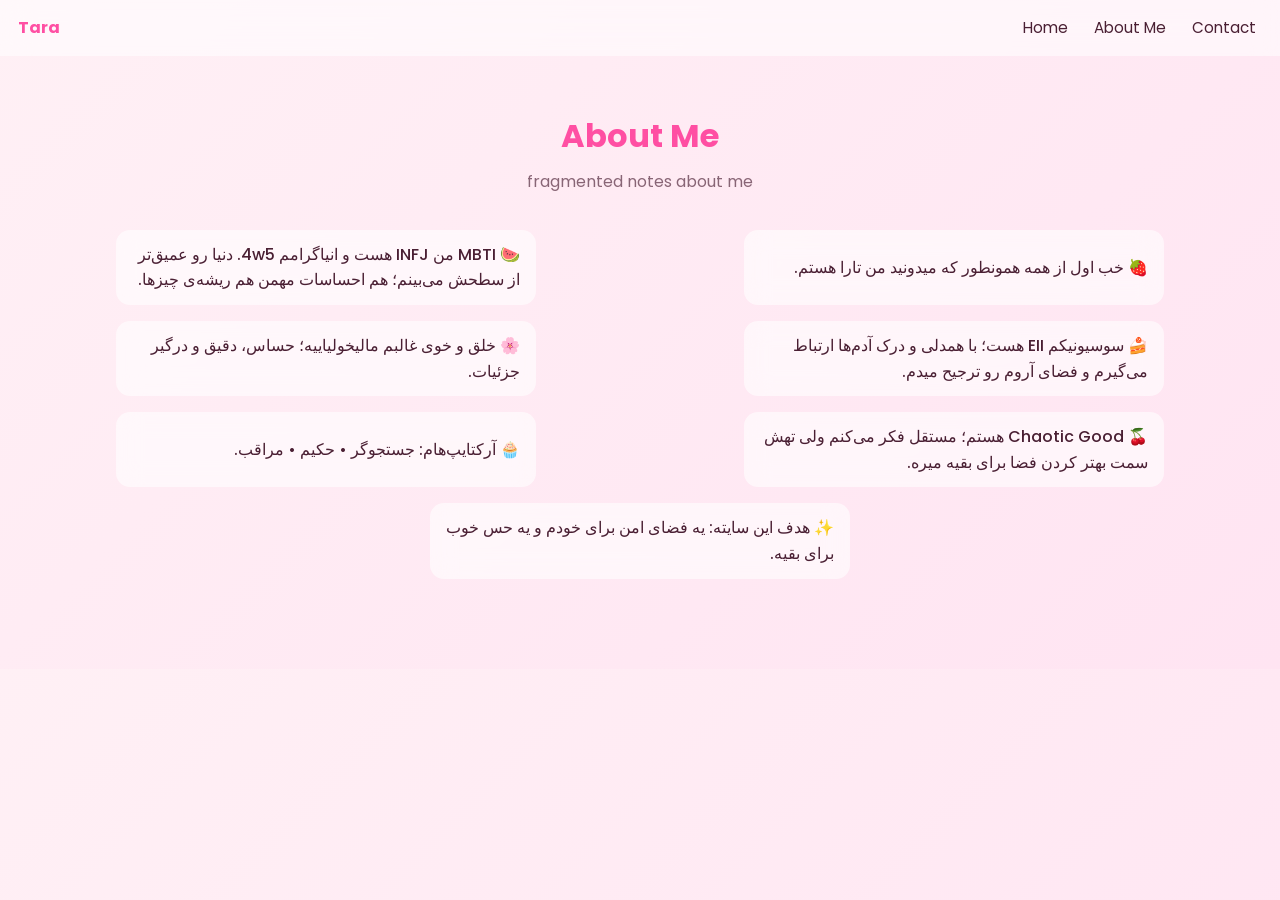
<file: about.html>
<!DOCTYPE html>
<html lang="fa" dir="rtl">

<head>
<meta charset="UTF-8">
<meta name="viewport" content="width=device-width, initial-scale=1.0">

<title>About Me</title>

<link href="https://fonts.googleapis.com/css2?family=Poppins:wght@300;400;500;600;700&display=swap" rel="stylesheet">
<link rel="stylesheet" href="style.css">

<style>
/* 🔥 FORCE RTL CLEAN TEXT FLOW */
.rtl-box{
    direction: rtl;
    text-align: right;
}

.rtl-item{
    direction: rtl;
    text-align: right;
    unicode-bidi: plaintext;
}

/* ایموجی همیشه اول خط (سمت راست در فارسی) */
.rtl-item span{
    display: inline-block;
}
</style>

</head>

<body>

<!-- =========================
🌸 NAVBAR
========================= -->
<header class="navbar">

    <div class="logo">
        <span>Tara</span>
    </div>

    <nav class="nav-links">
        <a href="index.html">Home</a>
        <a href="about.html">About Me</a>
        <a href="contact.html">Contact</a>
    </nav>

</header>

<!-- =========================
🌸 ABOUT CONTENT
========================= -->
<section class="section" style="padding-top: 110px;">

    <h2 class="section-title">About Me</h2>

    <p class="section-desc">fragmented notes about me</p>

    <div class="grid rtl-box">

        <div class="item rtl-item">
            <span>🍓 خب اول از همه همونطور که میدونید من تارا هستم.</span>
        </div>

        <div class="item rtl-item">
            <span>🍉 MBTI من INFJ هست و انیاگرامم 4w5. دنیا رو عمیق‌تر از سطحش می‌بینم؛ هم احساسات مهمن هم ریشه‌ی چیزها.</span>
        </div>

        <div class="item rtl-item">
            <span>🍰 سوسیو‌نیکم EII هست؛ با همدلی و درک آدم‌ها ارتباط می‌گیرم و فضای آروم رو ترجیح میدم.</span>
        </div>

        <div class="item rtl-item">
            <span>🌸 خلق و خوی غالبم مالیخولیاییه؛ حساس، دقیق و درگیر جزئیات.</span>
        </div>

        <div class="item rtl-item">
            <span>🍒 Chaotic Good هستم؛ مستقل فکر می‌کنم ولی تهش سمت بهتر کردن فضا برای بقیه میره.</span>
        </div>

        <div class="item rtl-item">
            <span>🧁 آرکتایپ‌هام: جستجوگر • حکیم • مراقب.</span>
        </div>

        <div class="item rtl-item">
            <span>✨ هدف این سایته: یه فضای امن برای خودم و یه حس خوب برای بقیه.</span>
        </div>

    </div>

</section>

<script src="script.js"></script>

</body>
</html>
</file>
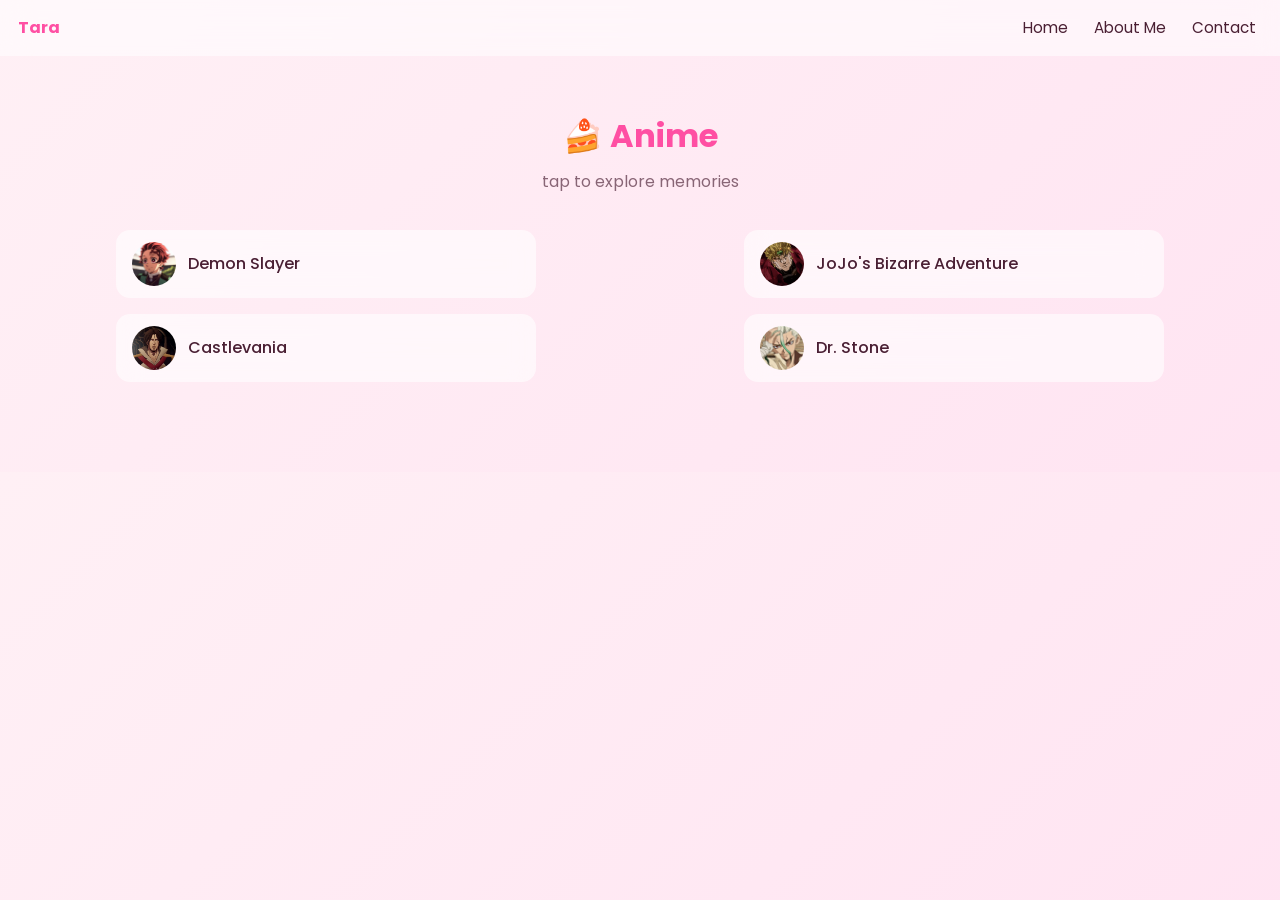
<file: anime.html>
<!DOCTYPE html>
<html lang="en">

<head>
    <meta charset="UTF-8">
    <meta name="viewport" content="width=device-width, initial-scale=1.0">

    <title>Anime</title>

    <link href="https://fonts.googleapis.com/css2?family=Poppins:wght@300;400;600;700&display=swap" rel="stylesheet">
    <link rel="stylesheet" href="style.css">
</head>

<body>

<!-- 🌸 NAVBAR -->
<header class="navbar">

    <div class="logo">
        <span>Tara</span>
    </div>

    <nav class="nav-links">
        <a href="index.html">Home</a>
        <a href="about.html">About Me</a>
        <a href="contact.html">Contact</a>
    </nav>

</header>

<!-- 🌸 CONTENT -->
<section class="section" style="padding-top: 110px;">

    <h2 class="section-title">🍰 Anime</h2>

    <p class="section-desc">tap to explore memories</p>

    <div class="grid">

        <div class="item" onclick="toggleAnime('demon')">
            <img src="images/anime/demon.jpg" alt="Demon Slayer">
            <span>Demon Slayer</span>
        </div>

        <div class="item" onclick="toggleAnime('jojo')">
            <img src="images/anime/jojo.jpg" alt="JoJo">
            <span>JoJo's Bizarre Adventure</span>
        </div>

        <div class="item" onclick="toggleAnime('castlevania')">
            <img src="images/anime/castlevania.jpg" alt="Castlevania">
            <span>Castlevania</span>
        </div>

        <div class="item" onclick="toggleAnime('drstone')">
            <img src="images/anime/drstone.jpg" alt="Dr. Stone">
            <span>Dr. Stone</span>
        </div>

    </div>

    <!-- 🌸 DETAIL PANEL -->
    <div
        id="anime-detail"
        class="quote-box"
        style="margin-top:30px; display:none;"
        data-current=""
    ></div>

</section>

<script src="script.js"></script>

</body>
</html>
</file>
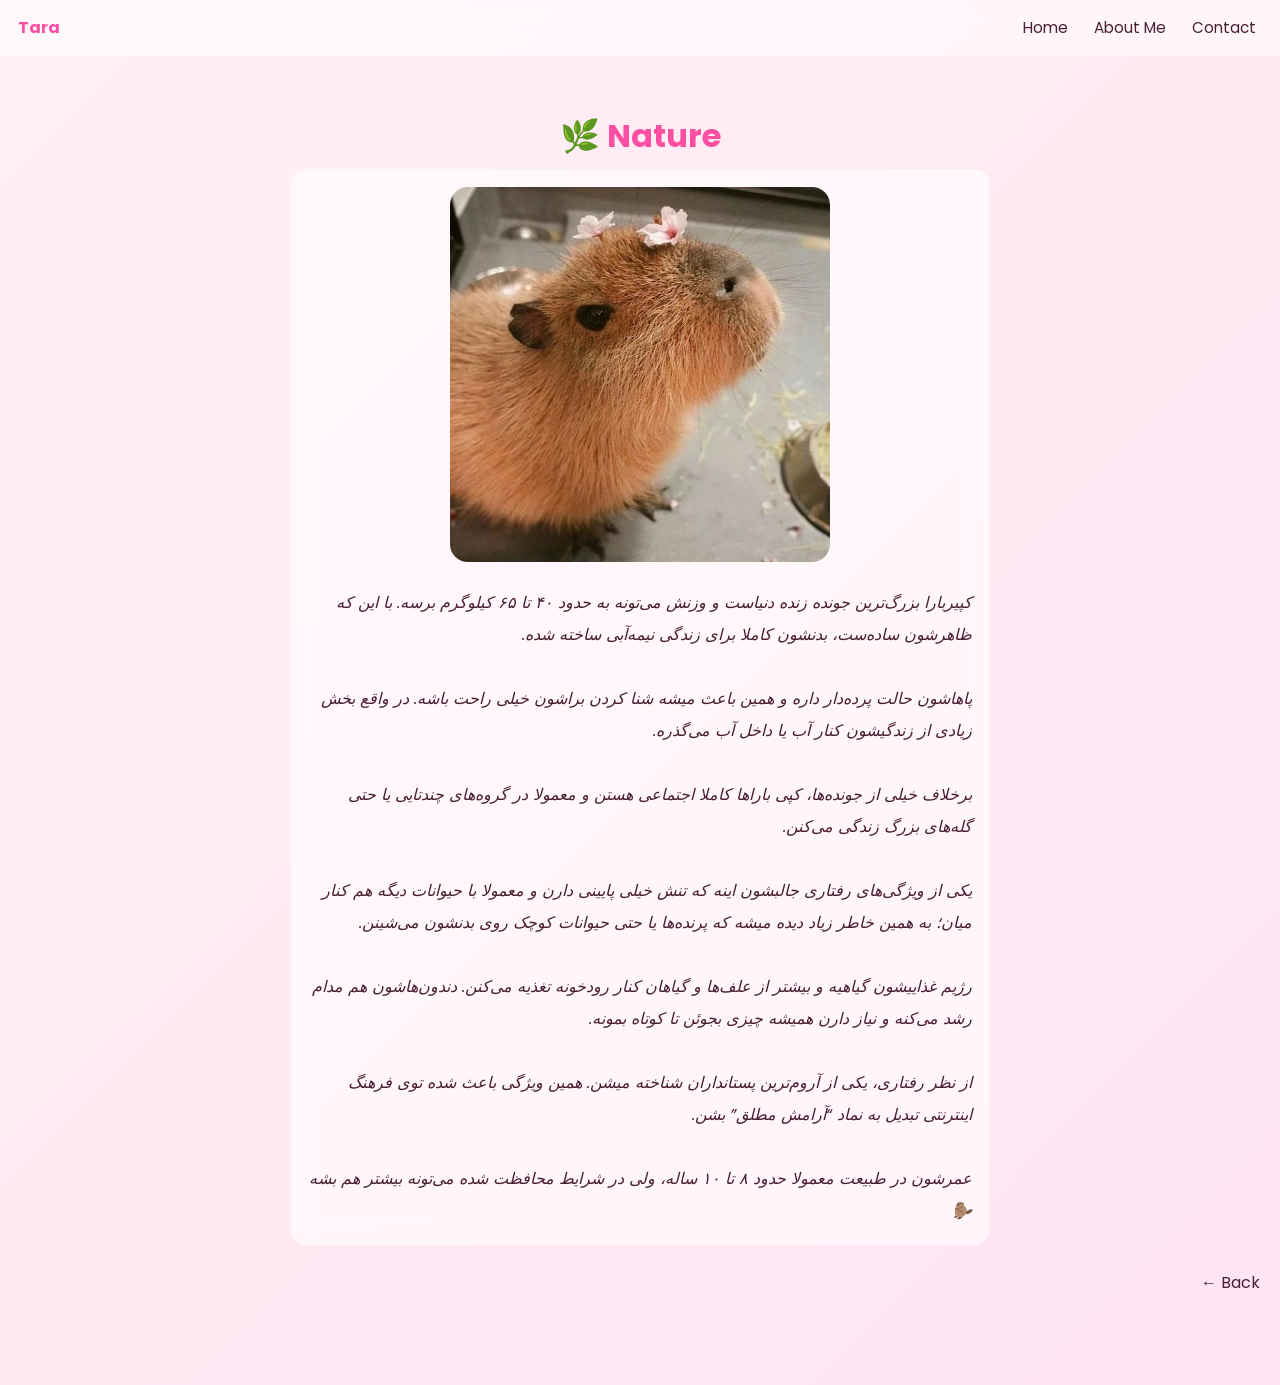
<file: capybara.html>
<!DOCTYPE html>
<html lang="en">

<head>
    <meta charset="UTF-8">
    <meta name="viewport" content="width=device-width, initial-scale=1.0">

    <title>Capybara</title>

    <link href="https://fonts.googleapis.com/css2?family=Poppins:wght@300;400;600;700&display=swap" rel="stylesheet">
    <link rel="stylesheet" href="style.css">
</head>

<body>

<!-- 🌿 NAVBAR -->
<header class="navbar">

    <div class="logo">
        <span>Tara</span>
    </div>

    <nav class="nav-links">
        <a href="index.html">Home</a>
        <a href="about.html">About Me</a>
        <a href="contact.html">Contact</a>
    </nav>

</header>

<!-- 🌿 CONTENT -->
<section class="section" style="padding-top:110px;">

    <h2 class="section-title">🌿 Nature</h2>

    <div class="quote-box" style="max-width:700px;">

        <!-- 🌿 IMAGE -->
        <img
            src="images/nature/capybara1.jpg"
            alt="Capybara"
            style="
                width:100%;
                max-width:380px;
                display:block;
                margin:0 auto 25px;
                border-radius:18px;
            ">

        <!-- 🌿 TEXT -->
        <div dir="rtl" style="text-align:right; line-height:2;">

            <p>
                کپیربارا بزرگ‌ترین جونده زنده دنیاست و وزنش می‌تونه به حدود ۴۰ تا ۶۵ کیلوگرم برسه. با این که ظاهرشون ساده‌ست، بدنشون کاملا برای زندگی نیمه‌آبی ساخته شده.
            </p>

            <br>

            <p>
                پاهاشون حالت پرده‌دار داره و همین باعث میشه شنا کردن براشون خیلی راحت باشه. در واقع بخش زیادی از زندگیشون کنار آب یا داخل آب می‌گذره.
            </p>

            <br>

            <p>
                برخلاف خیلی از جونده‌ها، کپی باراها کاملا اجتماعی هستن و معمولا در گروه‌های چندتایی یا حتی گله‌های بزرگ زندگی می‌کنن.
            </p>

            <br>

            <p>
                یکی از ویژگی‌های رفتاری جالبشون اینه که تنش خیلی پایینی دارن و معمولا با حیوانات دیگه هم کنار میان؛ به همین خاطر زیاد دیده میشه که پرنده‌ها یا حتی حیوانات کوچک روی بدنشون می‌شینن.
            </p>

            <br>

            <p>
                رژیم غذاییشون گیاهیه و بیشتر از علف‌ها و گیاهان کنار رودخونه تغذیه می‌کنن. دندون‌هاشون هم مدام رشد می‌کنه و نیاز دارن همیشه چیزی بجوئن تا کوتاه بمونه.
            </p>

            <br>

            <p>
                از نظر رفتاری، یکی از آروم‌ترین پستانداران شناخته میشن. همین ویژگی باعث شده توی فرهنگ اینترنتی تبدیل به نماد “آرامش مطلق” بشن.
            </p>

            <br>

            <p>
                عمرشون در طبیعت معمولا حدود ۸ تا ۱۰ ساله، ولی در شرایط محافظت شده می‌تونه بیشتر هم بشه 🦫
            </p>

        </div>

    </div>

    <!-- 🌿 BACK -->
    <div style="text-align:right; margin-top:25px;">
        <a class="back-btn" href="nature.html">← Back</a>
    </div>

</section>

</body>
</html>
</file>
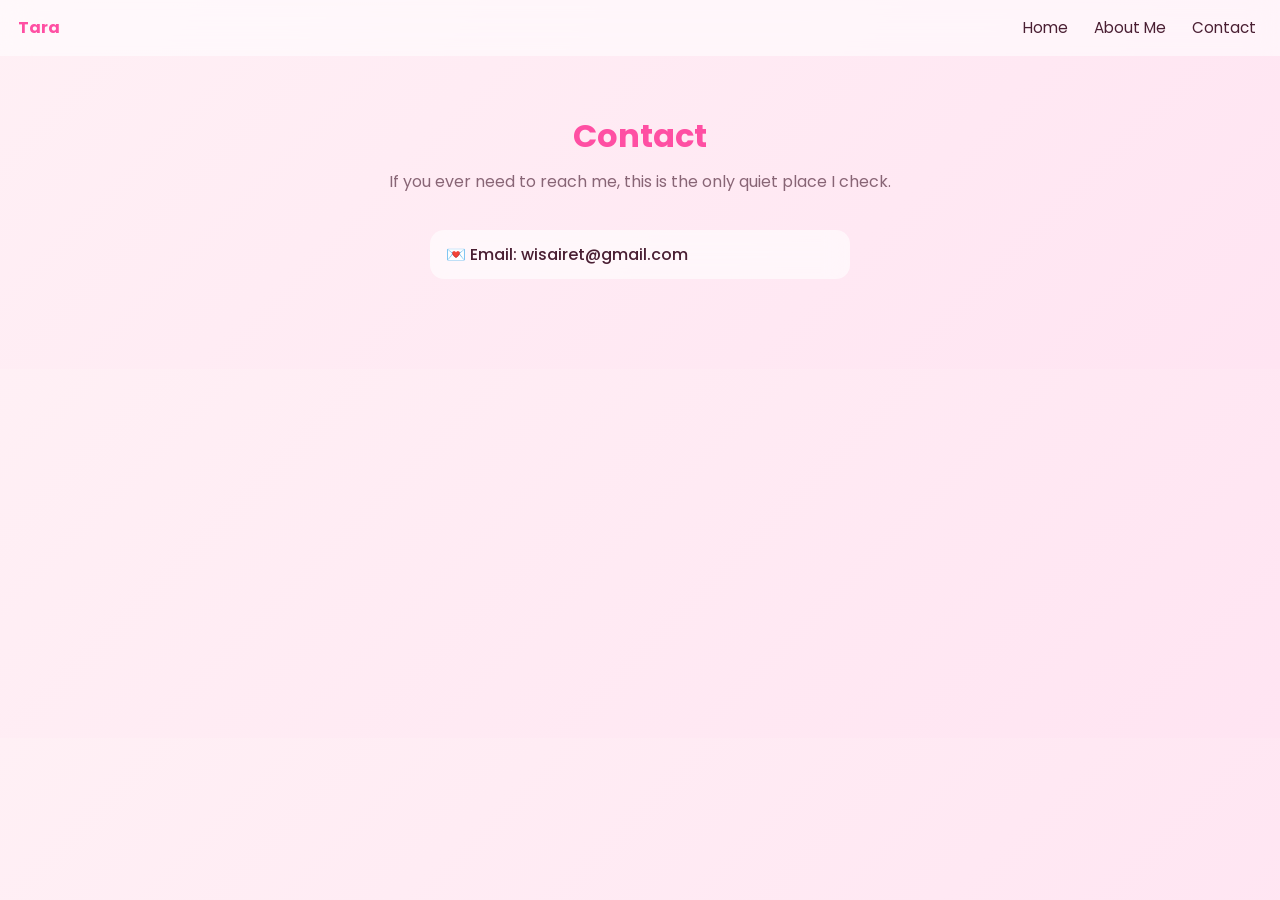
<file: contact.html>
<!DOCTYPE html>
<html lang="en">

<head>
    <meta charset="UTF-8">
    <meta name="viewport" content="width=device-width, initial-scale=1.0">

    <title>Contact</title>

    <link href="https://fonts.googleapis.com/css2?family=Poppins:wght@300;400;500;600;700&display=swap" rel="stylesheet">
    <link rel="stylesheet" href="style.css">
</head>

<body>

<!-- =========================
🌸 NAVBAR
========================= -->
<header class="navbar">

    <div class="logo">
        <span>Tara</span>
    </div>

    <nav class="nav-links">
        <a href="./index.html">Home</a>
        <a href="./about.html">About Me</a>
        <a href="./contact.html">Contact</a>
    </nav>

</header>

<!-- =========================
🌸 CONTACT CONTENT
========================= -->
<section class="section" style="padding-top: 110px;">

    <h2 class="section-title">Contact</h2>

    <p class="section-desc">
        If you ever need to reach me, this is the only quiet place I check.
    </p>

    <div class="grid">

        <div class="item">
            <span>💌 Email: wisairet@gmail.com</span>
        </div>

    </div>

</section>

<script src="script.js"></script>

</body>
</html>
</file>
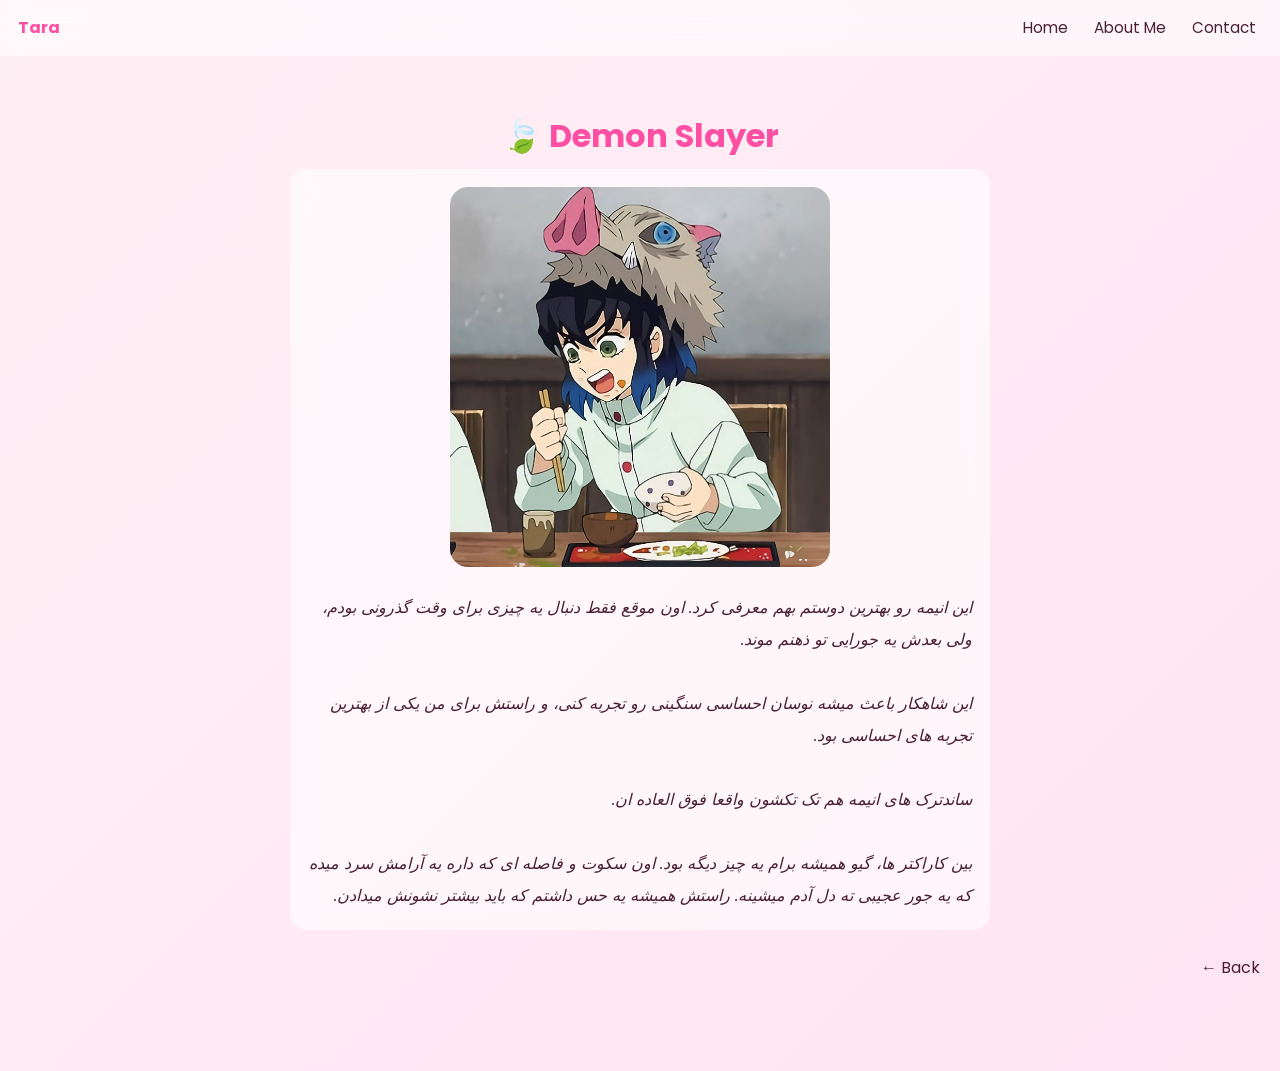
<file: demon.html>
<!DOCTYPE html>
<html lang="en">

<head>
    <meta charset="UTF-8">
    <meta name="viewport" content="width=device-width, initial-scale=1.0">

    <title>Demon Slayer</title>

    <link href="https://fonts.googleapis.com/css2?family=Poppins:wght@300;400;500;600;700&display=swap" rel="stylesheet">
    <link rel="stylesheet" href="style.css">
</head>

<body>

    <!-- 🌸 NAVBAR -->
    <header class="navbar">

        <div class="logo">
            <span>Tara</span>
        </div>

        <nav class="nav-links">
            <a href="index.html">Home</a>
            <a href="about.html">About Me</a>
            <a href="contact.html">Contact</a>
        </nav>

    </header>

    <!-- 🌸 CONTENT -->
    <section class="section" style="padding-top:110px;">

        <h2 class="section-title">🍃 Demon Slayer</h2>

        <div class="quote-box" style="max-width:700px;">

            <img
                src="images/anime/demon1.jpg"
                alt="Demon Slayer"
                style="
                    width:100%;
                    max-width:380px;
                    display:block;
                    margin:0 auto 25px;
                    border-radius:18px;
                ">

            <!-- 🌸 TEXT FIXED -->
            <div dir="rtl" style="text-align:right; line-height:2; unicode-bidi: plaintext;">

                <p>
                    این انیمه رو بهترین دوستم بهم معرفی کرد. اون موقع فقط دنبال یه چیزی برای وقت گذرونی بودم، ولی بعدش یه جورایی تو ذهنم موند.
                </p>

                <br>

                <p>
                    این شاهکار باعث میشه نوسان احساسی سنگینی رو تجربه کنی، و راستش برای من یکی از بهترین تجربه‌ های احساسی بود.
                </p>

                <br>

                <p>
                    ساندترک های انیمه هم تک‌ تکشون واقعا فوق‌ العاده‌ ان.
                </p>

                <br>

                <p>
                    بین کاراکتر ها، گیو همیشه برام یه چیز دیگه بود. اون سکوت و فاصله‌ ای که داره یه آرامش سرد میده که یه جور عجیبی ته دل آدم میشینه. راستش همیشه یه حس داشتم که باید بیشتر نشونش میدادن.
                </p>

            </div>

        </div>

        <div style="text-align:right; margin-top:25px;">
            <a class="back-btn" href="anime.html">← Back</a>
        </div>

    </section>

    <script src="script.js"></script>

</body>

</html>
</file>
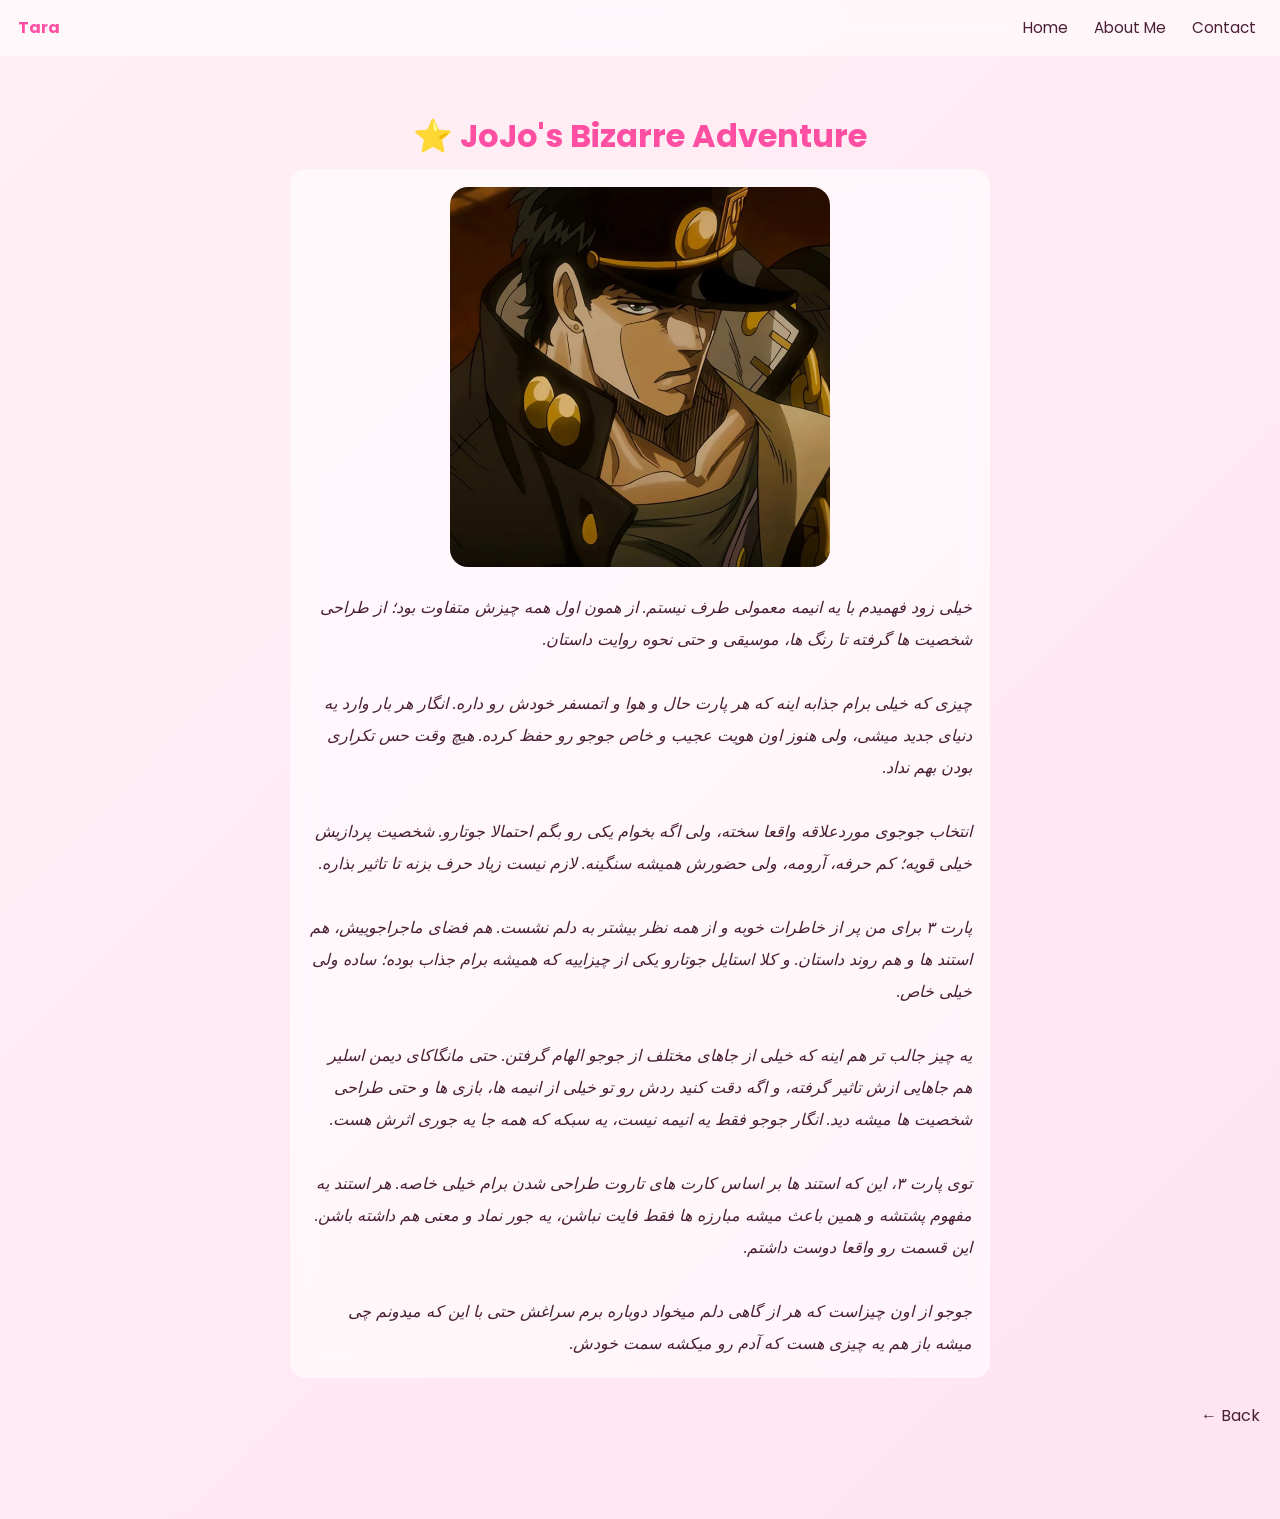
<file: jojo.html>
<!DOCTYPE html>
<html lang="en">

<head>
    <meta charset="UTF-8">
    <meta name="viewport" content="width=device-width, initial-scale=1.0">

    <title>JoJo's Bizarre Adventure</title>

    <link href="https://fonts.googleapis.com/css2?family=Poppins:wght@300;400;600;700&display=swap" rel="stylesheet">
    <link rel="stylesheet" href="style.css">
</head>

<body>

    <!-- 🌸 NAVBAR -->
    <header class="navbar">

        <div class="logo">
            <span>Tara</span>
        </div>

        <nav class="nav-links">
            <a href="index.html">Home</a>
            <a href="about.html">About Me</a>
            <a href="contact.html">Contact</a>
        </nav>

    </header>

    <!-- 🌸 CONTENT -->
    <section class="section" style="padding-top:110px;">

        <h2 class="section-title">⭐ JoJo's Bizarre Adventure</h2>

        <div class="quote-box" style="max-width:700px;">

            <img
                src="images/anime/jojo1.jpg"
                alt="JoJo"
                style="
                    width:100%;
                    max-width:380px;
                    display:block;
                    margin:0 auto 25px;
                    border-radius:18px;
                ">

            <!-- 🌸 TEXT (FIXED RTL) -->
            <div dir="rtl" style="text-align:right; line-height:2; unicode-bidi: plaintext;">

                <p>
                    خیلی زود فهمیدم با یه انیمه معمولی طرف نیستم. از همون اول همه چیزش متفاوت بود؛ از طراحی شخصیت ها گرفته تا رنگ ها، موسیقی و حتی نحوه روایت داستان.
                </p>

                <br>

                <p>
                    چیزی که خیلی برام جذابه اینه که هر پارت حال و هوا و اتمسفر خودش رو داره. انگار هر بار وارد یه دنیای جدید میشی، ولی هنوز اون هویت عجیب و خاص جوجو رو حفظ کرده. هیچ وقت حس تکراری بودن بهم نداد.
                </p>

                <br>

                <p>
                    انتخاب جوجوی موردعلاقه واقعا سخته، ولی اگه بخوام یکی رو بگم احتمالا جوتارو. شخصیت پردازیش خیلی قویه؛ کم حرفه، آرومه، ولی حضورش همیشه سنگینه. لازم نیست زیاد حرف بزنه تا تاثیر بذاره.
                </p>

                <br>

                <p>
                    پارت ۳ برای من پر از خاطرات خوبه و از همه نظر بیشتر به دلم نشست. هم فضای ماجراجوییش، هم استند ها و هم روند داستان. و کلا استایل جوتارو یکی از چیزاییه که همیشه برام جذاب بوده؛ ساده ولی خیلی خاص.
                </p>

                <br>

                <p>
                    یه چیز جالب تر هم اینه که خیلی از جاهای مختلف از جوجو الهام گرفتن. حتی مانگاکای دیمن اسلیر هم جاهایی ازش تاثیر گرفته، و اگه دقت کنید ردش رو تو خیلی از انیمه ها، بازی ها و حتی طراحی شخصیت ها میشه دید.
                    انگار جوجو فقط یه انیمه نیست، یه سبکه که همه جا یه جوری اثرش هست.
                </p>

                <br>

                <p>
                    توی پارت ۳، این که استند ها بر اساس کارت های تاروت طراحی شدن برام خیلی خاصه. هر استند یه مفهوم پشتشه و همین باعث میشه مبارزه ها فقط فایت نباشن، یه جور نماد و معنی هم داشته باشن. این قسمت رو واقعا دوست داشتم.
                </p>

                <br>

                <p>
                    جوجو از اون چیزاست که هر از گاهی دلم میخواد دوباره برم سراغش حتی با این که میدونم چی میشه باز هم یه چیزی هست که آدم رو میکشه سمت خودش.
                </p>

            </div>

        </div>

        <div style="text-align:right; margin-top:25px;">
            <a class="back-btn" href="anime.html">← Back</a>
        </div>

    </section>

    <script src="script.js"></script>

</body>

</html>
</file>
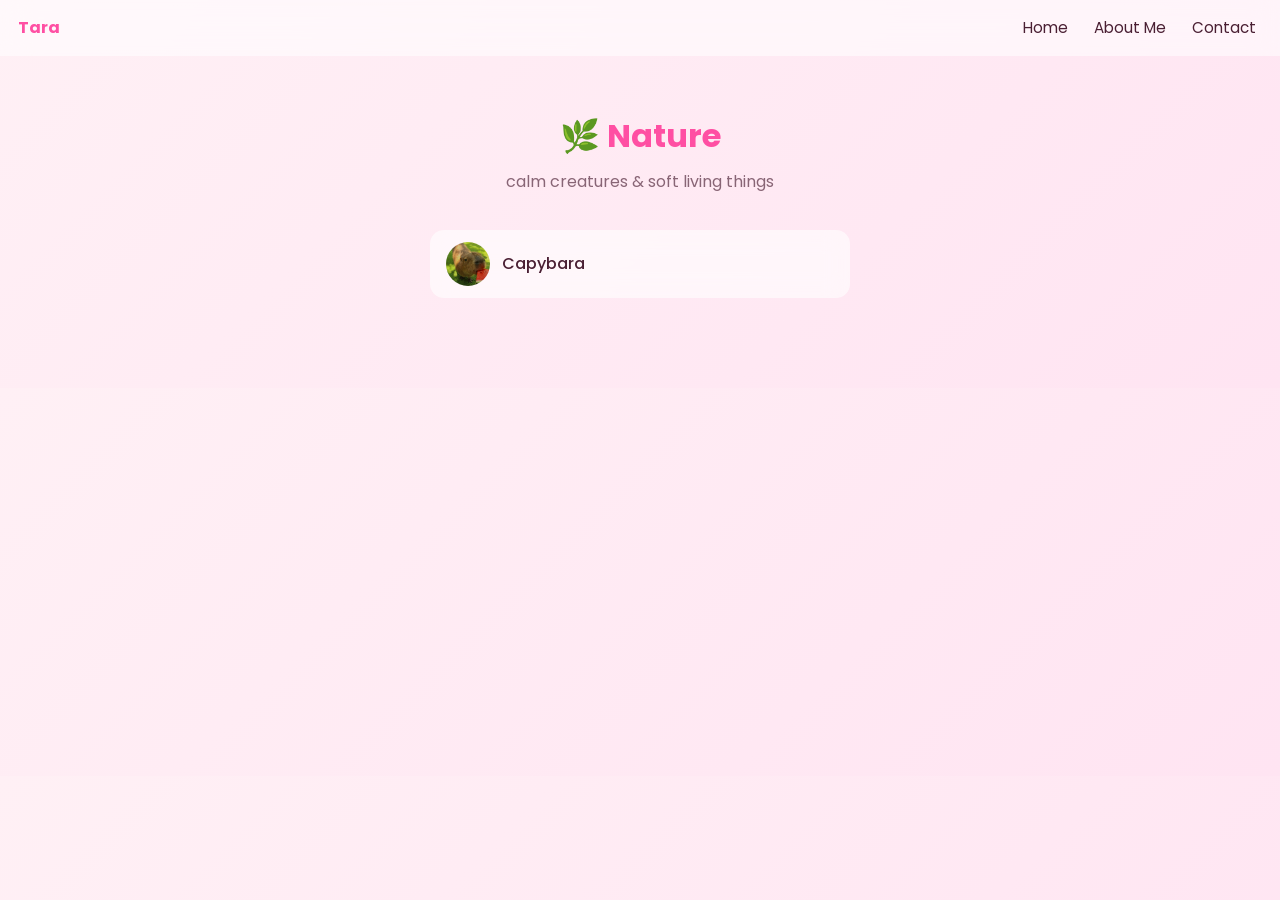
<file: nature.html>
<!DOCTYPE html>
<html lang="en">

<head>
    <meta charset="UTF-8">
    <meta name="viewport" content="width=device-width, initial-scale=1.0">

    <title>Nature</title>

    <link href="https://fonts.googleapis.com/css2?family=Poppins:wght@300;400;600;700&display=swap" rel="stylesheet">
    <link rel="stylesheet" href="style.css">
</head>

<body>

<!-- 🌸 NAVBAR -->
<header class="navbar">

    <div class="logo">
        <span>Tara</span>
    </div>

    <nav class="nav-links">
        <a href="index.html">Home</a>
        <a href="about.html">About Me</a>
        <a href="contact.html">Contact</a>
    </nav>

</header>

<!-- 🌿 CONTENT -->
<section class="section" style="padding-top:110px;">

    <h2 class="section-title">🌿 Nature</h2>

    <p class="section-desc">
        calm creatures & soft living things
    </p>

    <div class="grid">

        <!-- CLICKABLE ITEM -->
        <a href="capybara.html" class="item">
            <img src="images/nature/capybara.jpg" alt="Capybara">
            <span>Capybara</span>
        </a>

    </div>

</section>

<script src="script.js"></script>

</body>
</html>
</file>
<file: style.css>
/* =========================
🌸 RESET
========================= */

* {
    margin: 0;
    padding: 0;
    box-sizing: border-box;
}

body {
    font-family: "Poppins", sans-serif;
    background: linear-gradient(135deg, #fff0f5, #ffe4f2);
    color: #4a1f33;
    line-height: 1.6;
    overflow-x: hidden;
}

/* =========================
🌸 GLOBAL LINKS
========================= */

a {
    text-decoration: none;
    color: inherit;
    transition: 0.3s ease;
}

a:hover {
    color: #ff4fa3;
}

/* =========================
🌸 LANGUAGE FIX (REAL FIX)
========================= */

/* کل سایت انگلیسی */
html {
    direction: ltr;
    unicode-bidi: plaintext;
}

/* فقط متن فارسی (کاملاً درست و پایدار) */
.rtl {
    direction: rtl;
    text-align: right;
    unicode-bidi: plaintext;
}

/* =========================
🌸 INTRO
========================= */

#intro {
    position: fixed;
    inset: 0;
    display: flex;
    justify-content: center;
    align-items: center;
    background: linear-gradient(135deg, #ffe4f2, #fff0f5);
    z-index: 9999;
    transition: opacity 1s ease;
}

.intro-inner {
    text-align: center;
    animation: pop 1s ease;
}

@keyframes pop {
    from { transform: scale(0.85); opacity: 0; }
    to { transform: scale(1); opacity: 1; }
}

/* =========================
🌸 APP
========================= */

#app {
    opacity: 0;
    animation: fadeIn 0.8s ease forwards;
    animation-delay: 3s;
}

@keyframes fadeIn {
    to { opacity: 1; }
}

/* =========================
🌸 NAVBAR (FIXED OVERFLOW)
========================= */

.navbar {
    position: fixed;
    top: 0;
    width: 100%;
    padding: 12px 18px;

    display: flex;
    justify-content: space-between;
    align-items: center;

    background: rgba(255,255,255,0.55);
    backdrop-filter: blur(14px);

    z-index: 1000;
}

/* لوگو */
.logo span {
    font-weight: 700;
    color: #ff4fa3;
    white-space: nowrap;
}

/* لینک‌ها (FIX OVERFLOW) */
.nav-links {
    display: flex;
    gap: 14px;
    flex-wrap: nowrap;
    align-items: center;
}

.nav-links a {
    white-space: nowrap;
    font-size: 0.95rem;
    padding: 4px 6px;
}

/* =========================
🌸 HERO
========================= */

.hero {
    height: 90vh;
    display: flex;
    justify-content: center;
    align-items: center;
    text-align: center;
    padding: 0 20px;
}

.hero-title {
    font-size: 3rem;
    color: #ff4fa3;
    text-shadow: 0 0 25px rgba(255,105,180,0.25);
}

.hero-subtitle {
    margin-top: 10px;
    opacity: 0.75;
    max-width: 520px;
    margin-inline: auto;
}

/* =========================
🌸 BADGES
========================= */

.hero-badges {
    margin-top: 18px;
    display: flex;
    justify-content: center;
    gap: 10px;
    flex-wrap: wrap;
}

.hero-badges span {
    padding: 6px 12px;
    border-radius: 20px;
    background: rgba(255,255,255,0.6);
    font-size: 0.8rem;
}

/* =========================
🌸 SECTIONS
========================= */

.section {
    padding: 90px 20px;
}

.large-space {
    margin-top: 100px;
}

.section-title {
    text-align: center;
    font-size: 2rem;
    color: #ff4fa3;
    margin-bottom: 8px;
}

.section-desc {
    text-align: center;
    opacity: 0.65;
    margin-bottom: 35px;
}

/* =========================
🌸 GRID / CARDS
========================= */

.grid {
    display: flex;
    flex-wrap: wrap;
    justify-content: center;
    gap: 16px;
}

.card {
    width: 190px;
    padding: 16px;
    border-radius: 18px;

    background: rgba(255,255,255,0.6);
    backdrop-filter: blur(12px);

    text-align: center;
    transition: 0.35s ease;

    opacity: 0;
    transform: translateY(10px);
    animation: show 0.6s ease forwards;
}

@keyframes show {
    to {
        opacity: 1;
        transform: translateY(0);
    }
}

.card:hover {
    transform: translateY(-8px) scale(1.04);
    box-shadow: 0 12px 30px rgba(255,105,180,0.25);
}

/* =========================
🌸 ICON + TEXT
========================= */

.icon {
    font-size: 1.6rem;
    margin-bottom: 6px;
}

.text {
    font-weight: 600;
}

.subtext {
    font-size: 0.75rem;
    opacity: 0.7;
    margin-top: 4px;
}

/* =========================
🌸 LIST ITEMS
========================= */

.item {
    display: flex;
    align-items: center;
    gap: 12px;

    padding: 12px 16px;
    border-radius: 14px;

    background: rgba(255,255,255,0.6);
    backdrop-filter: blur(12px);

    cursor: pointer;
    transition: 0.3s ease;

    width: 100%;
    max-width: 420px;
    margin: 0 auto;
}

.item img {
    width: 44px;
    height: 44px;
    border-radius: 50%;
    object-fit: cover;
}

.item span {
    font-weight: 500;
}

.item:hover {
    transform: scale(1.02);
    box-shadow: 0 10px 25px rgba(255, 105, 180, 0.2);
}

/* =========================
🌸 QUOTE BOX
========================= */

.quote-box {
    max-width: 600px;
    margin: 0 auto;
    padding: 18px;

    border-radius: 16px;
    background: rgba(255,255,255,0.6);
    backdrop-filter: blur(12px);

    text-align: center;
    font-style: italic;
}

/* =========================
🌸 FOOTER
========================= */

footer {
    text-align: center;
    padding: 70px 20px;
    opacity: 0.7;
}

.footer-small {
    font-size: 0.8rem;
    margin-top: 5px;
}

/* =========================
🌸 MUSIC BUTTON
========================= */

#music-btn {
    position: fixed;
    bottom: 18px;
    right: 18px;

    padding: 10px 14px;
    border: none;
    border-radius: 12px;

    background: #ff4fa3;
    color: white;

    cursor: pointer;
    transition: 0.3s ease;
}

#music-btn:hover {
    transform: scale(1.05);
}

/* =========================
🌸 RESPONSIVE FIX (IMPORTANT)
========================= */

@media (max-width: 768px) {

    .hero-title {
        font-size: 2rem;
    }

    .card {
        width: 150px;
    }

    .navbar {
        padding: 10px 14px;
    }

    .nav-links {
        gap: 10px;
        font-size: 0.85rem;
    }
}
</file>
